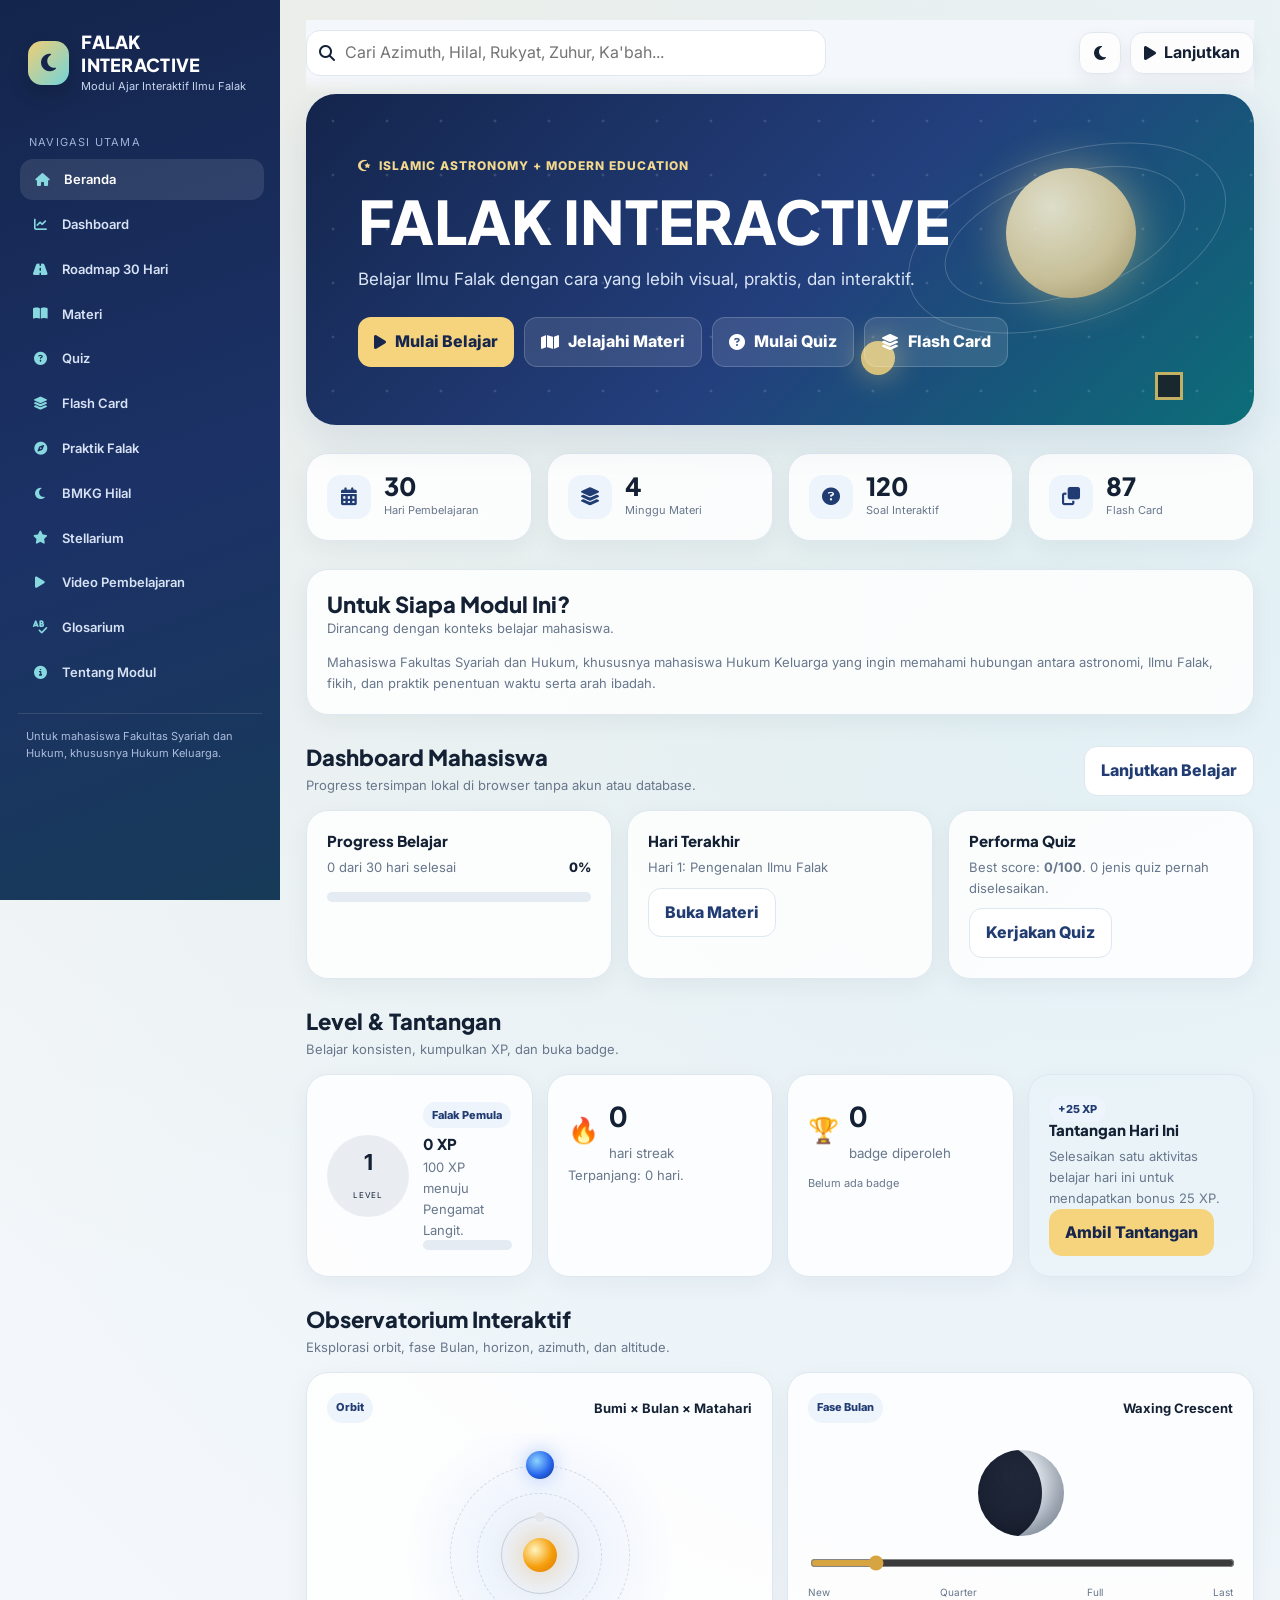
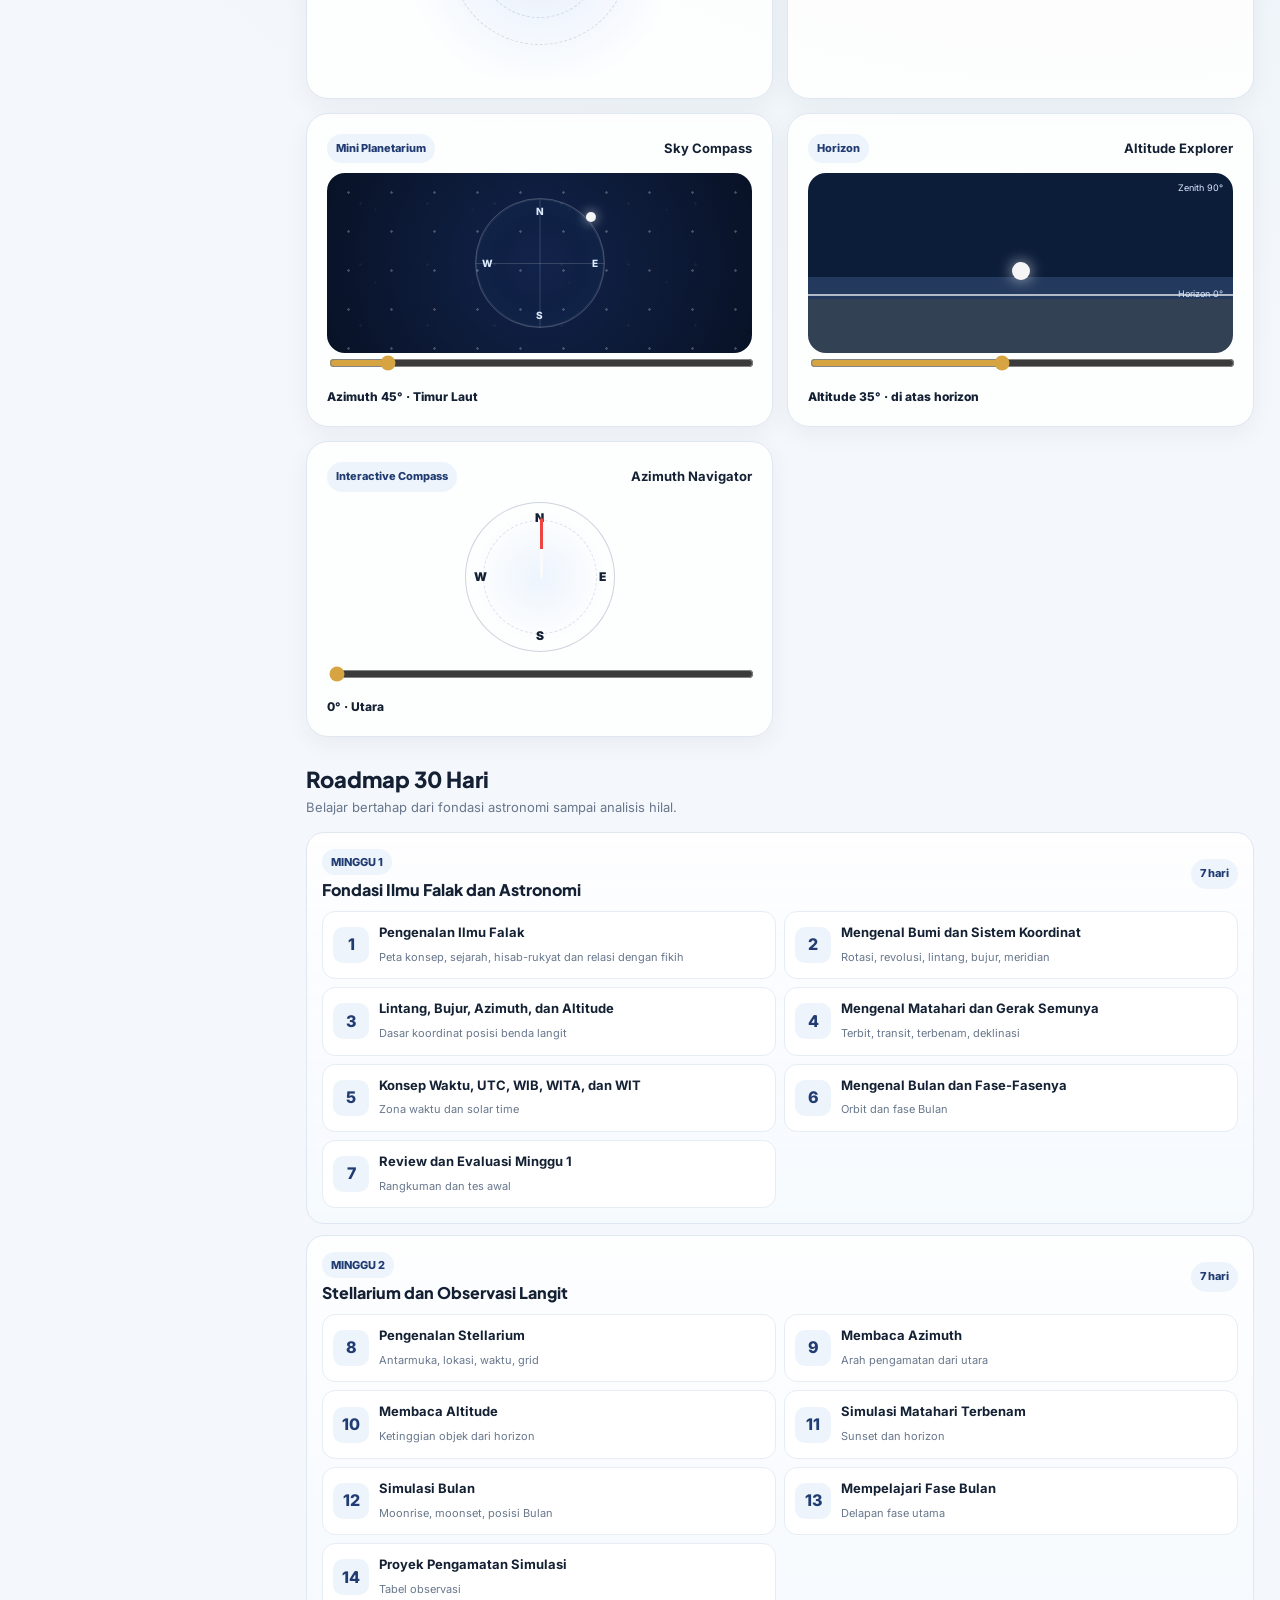
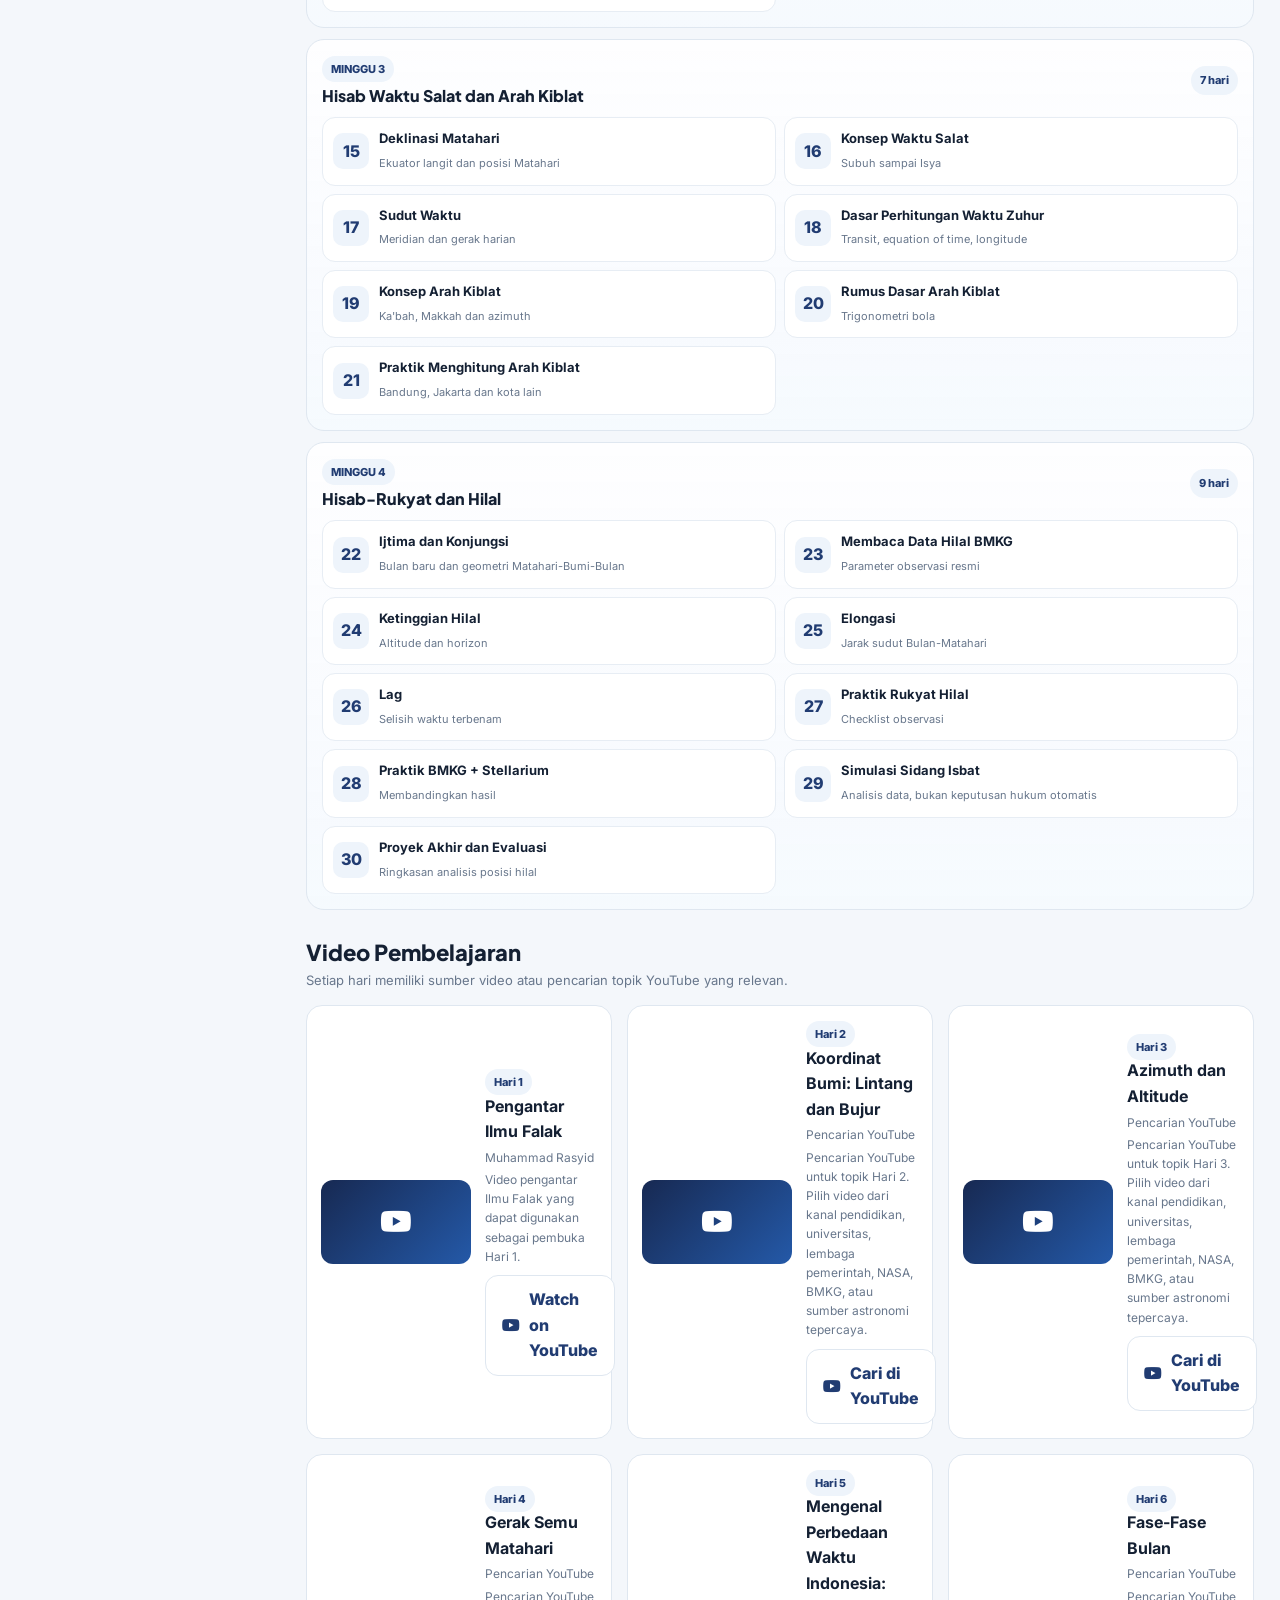
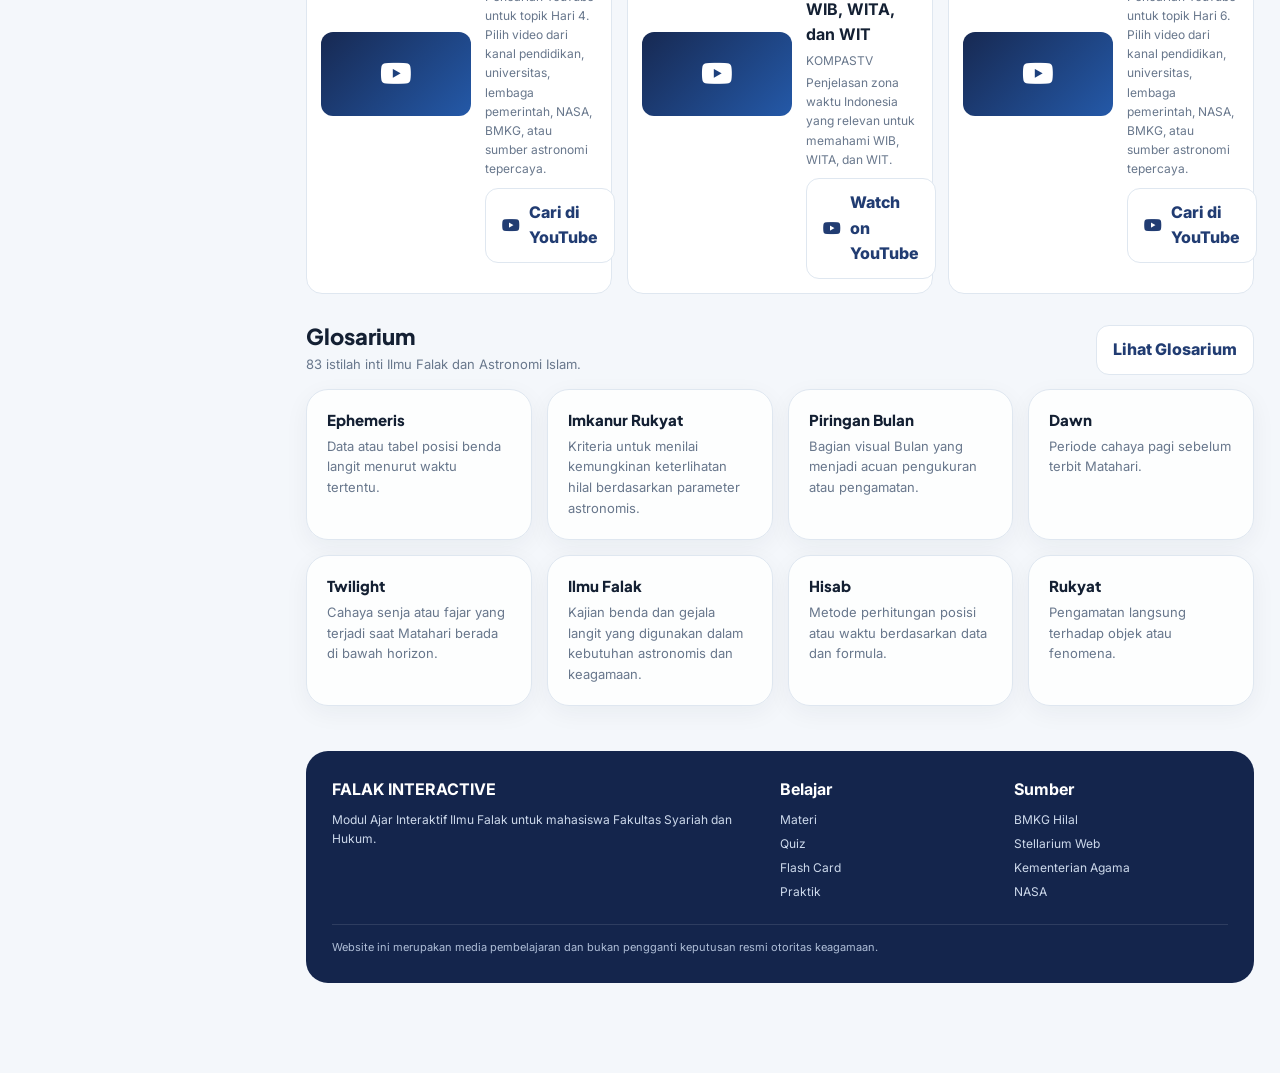
<file: index.html>
<!doctype html>
<html lang="id">
<head>
  <meta charset="utf-8">
  <meta name="viewport" content="width=device-width, initial-scale=1">
  <meta name="description" content="FALAK INTERACTIVE, modul ajar interaktif Ilmu Falak untuk mahasiswa Fakultas Syariah dan Hukum.">
  <title>FALAK INTERACTIVE | Modul Ajar Ilmu Falak</title>
  <link rel="preconnect" href="https://fonts.googleapis.com">
  <link rel="preconnect" href="https://fonts.gstatic.com" crossorigin>
  <link href="https://fonts.googleapis.com/css2?family=Inter:wght@400;500;600;700;800&family=Plus+Jakarta+Sans:wght@600;700;800&display=swap" rel="stylesheet">
  <link rel="stylesheet" href="https://cdnjs.cloudflare.com/ajax/libs/font-awesome/6.7.2/css/all.min.css">
  <link rel="stylesheet" href="css/style.css">
</head>
<body data-page="home">
  <div id="app"></div>
  <script src="js/data.js"></script>
  <script src="js/progress.js"></script>
  <script src="js/gamification.js"></script>
  <script src="js/quiz.js"></script>
  <script src="js/flashcard.js"></script>
  <script src="js/app.js"></script>
</body>
</html>
</file>
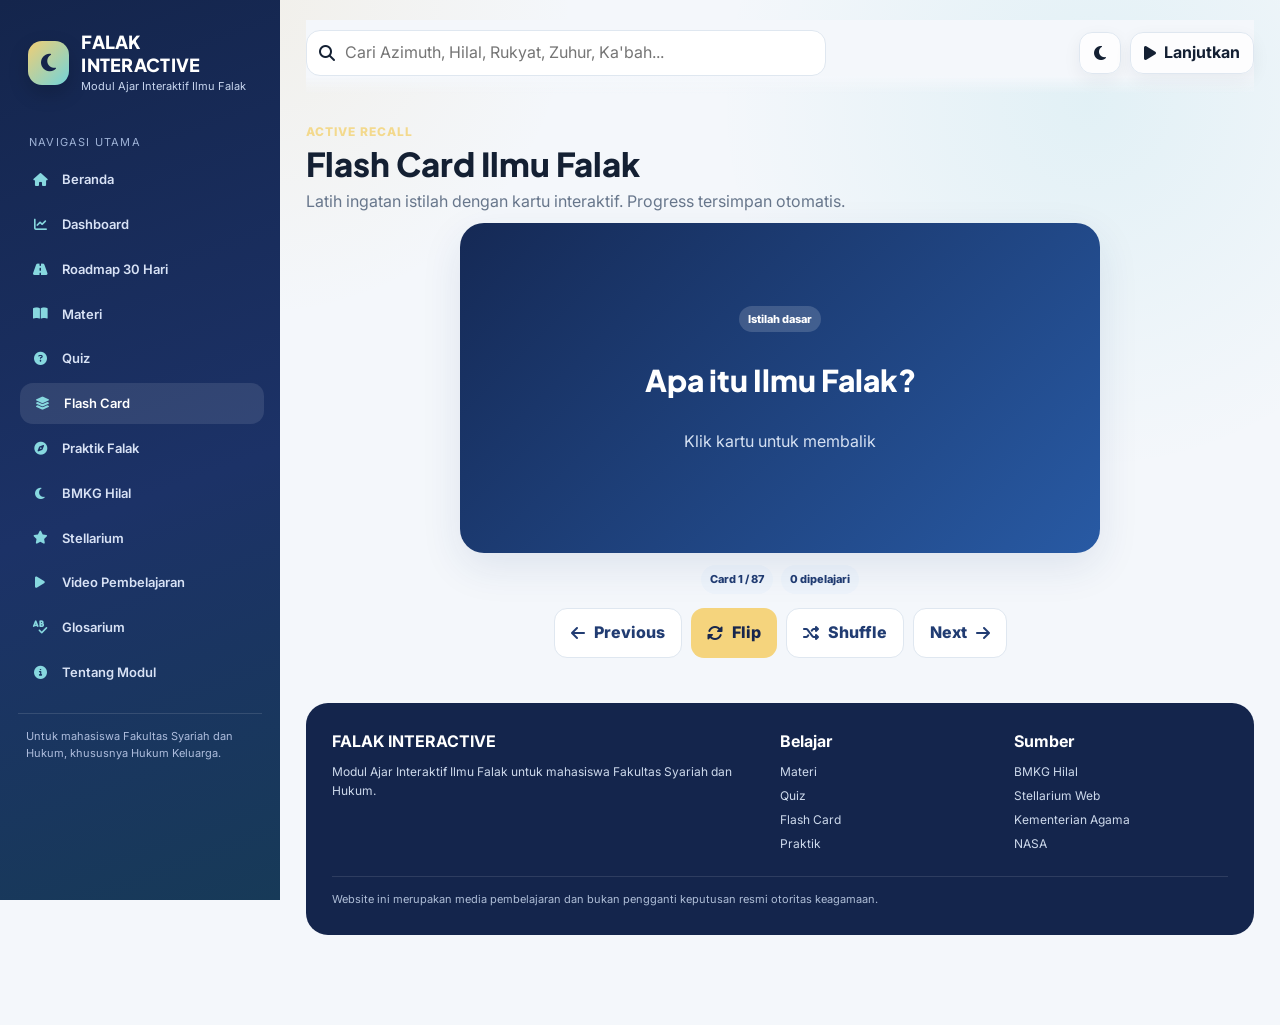
<file: pages/flashcard.html>
<!doctype html>
<html lang="id"><head><meta charset="utf-8"><meta name="viewport" content="width=device-width, initial-scale=1"><title>FALAK INTERACTIVE | Flashcard</title>
<link rel="preconnect" href="https://fonts.googleapis.com"><link rel="preconnect" href="https://fonts.gstatic.com" crossorigin>
<link href="https://fonts.googleapis.com/css2?family=Inter:wght@400;500;600;700;800&family=Plus+Jakarta+Sans:wght@600;700;800&display=swap" rel="stylesheet"><link rel="stylesheet" href="https://cdnjs.cloudflare.com/ajax/libs/font-awesome/6.7.2/css/all.min.css"><link rel="stylesheet" href="../css/style.css"></head>
<body data-page="flashcard"><div id="app"></div><script src="../js/data.js"></script><script src="../js/progress.js"></script><script src="../js/gamification.js"></script><script src="../js/quiz.js"></script><script src="../js/flashcard.js"></script><script src="../js/app.js"></script></body></html>
</file>
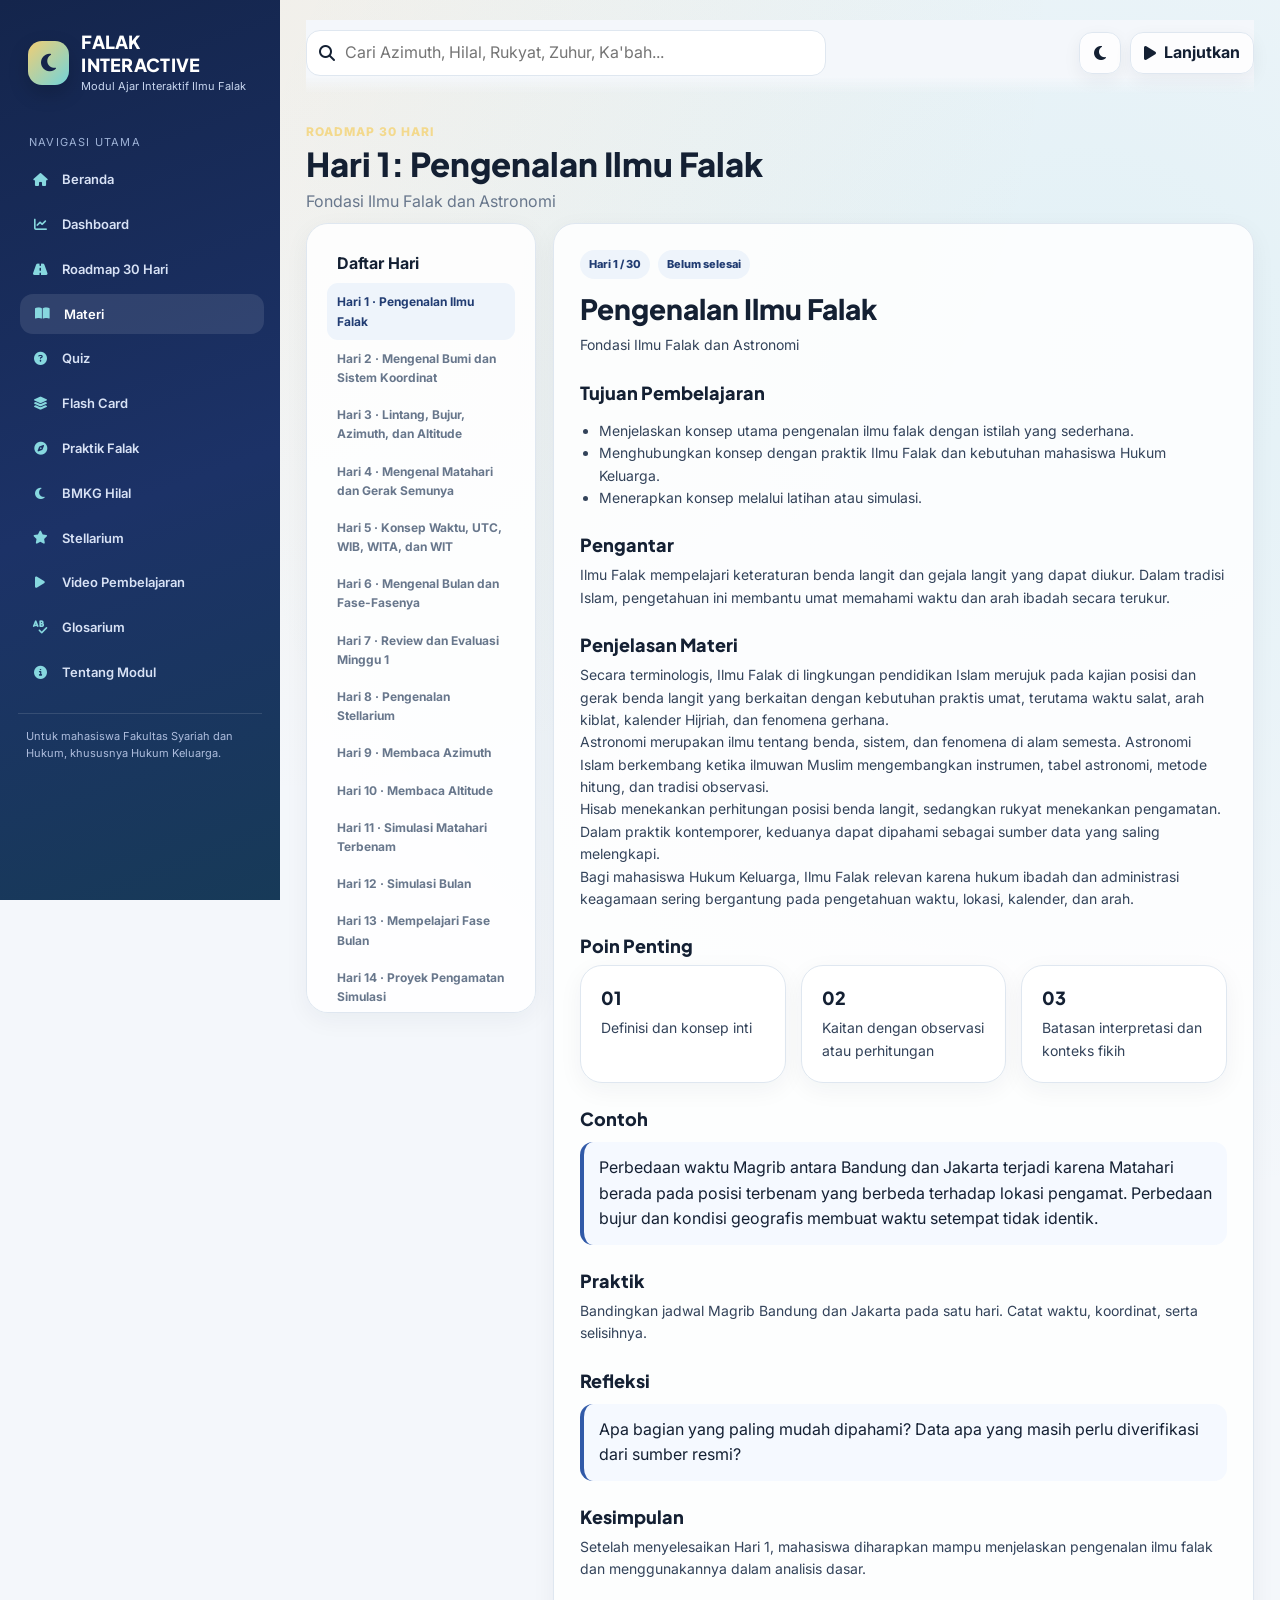
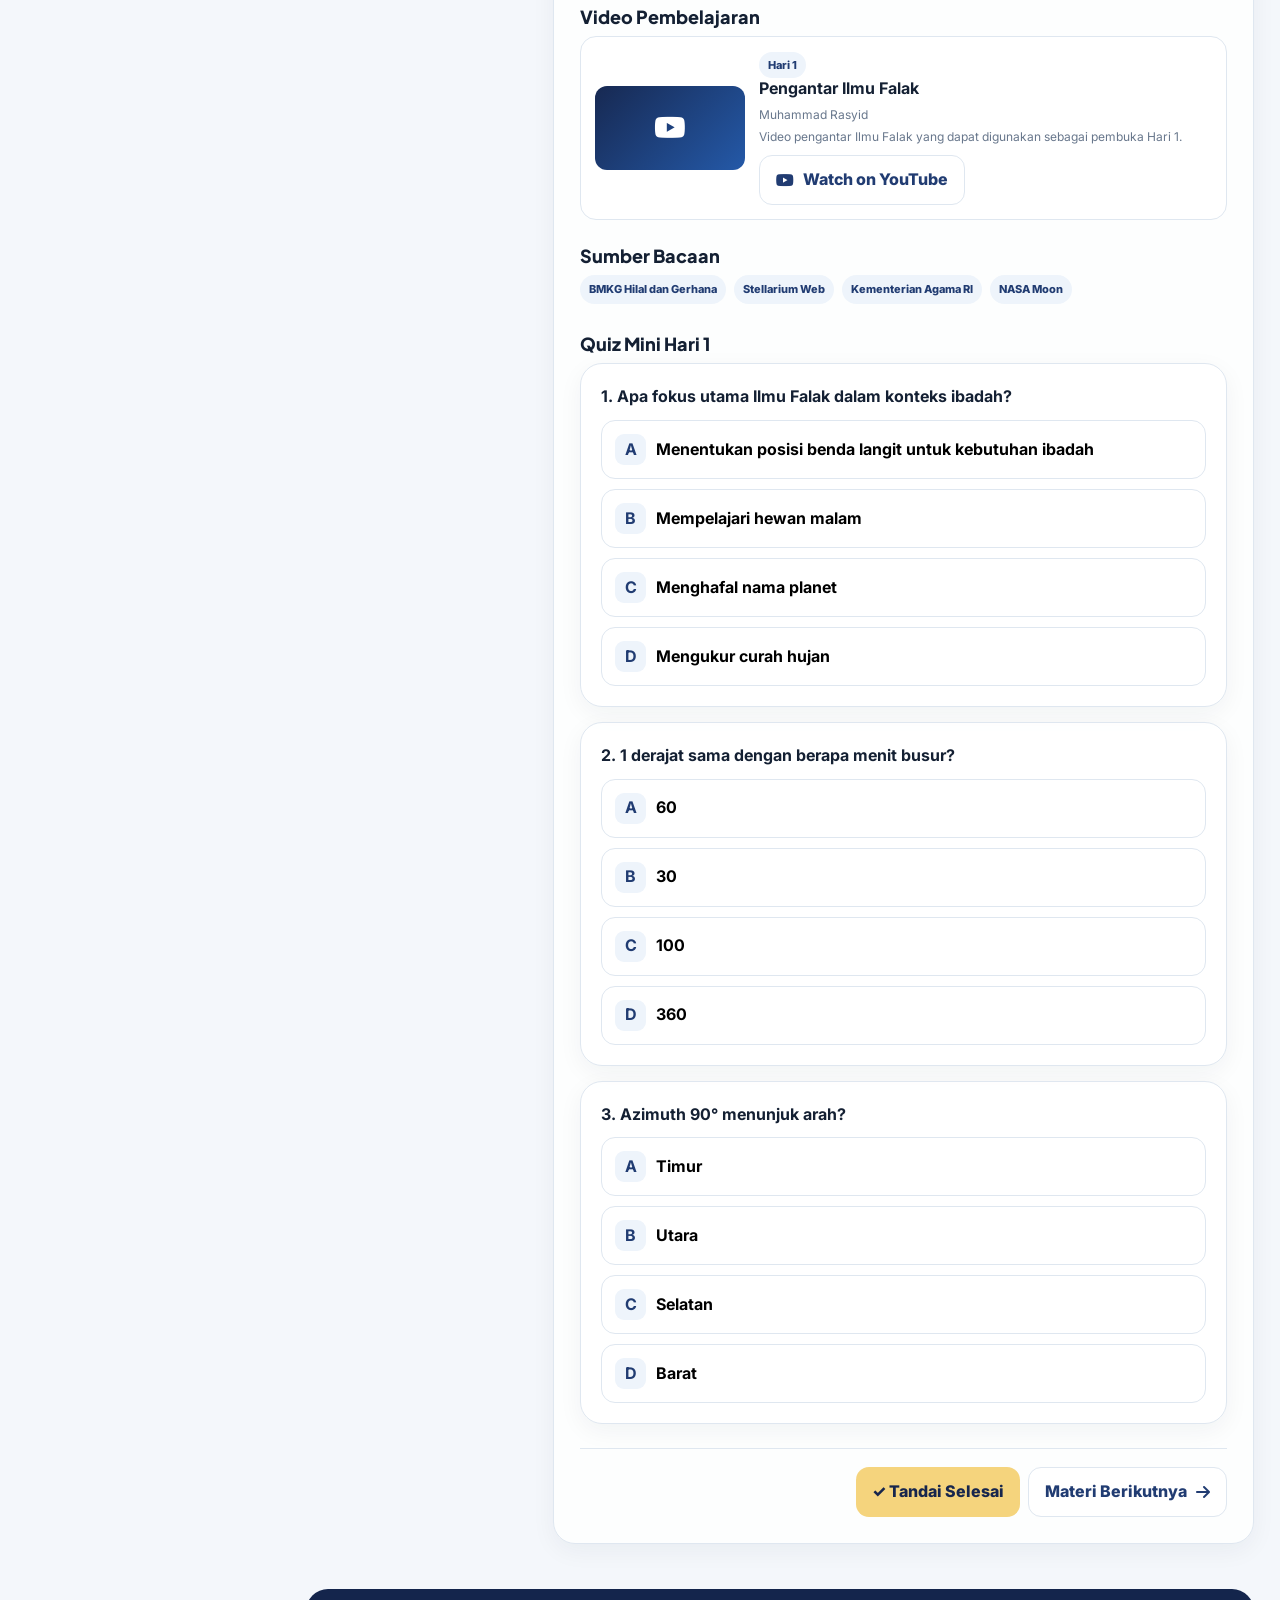
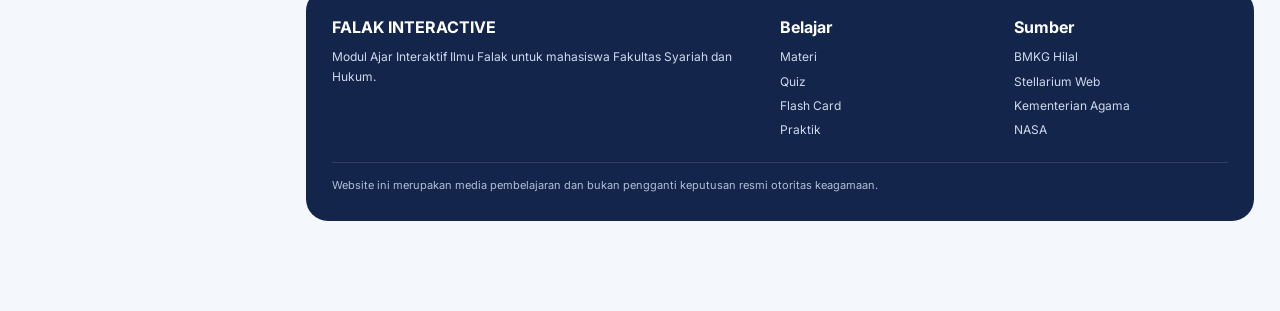
<file: pages/materi.html>
<!doctype html>
<html lang="id">
<head>
  <meta charset="utf-8"><meta name="viewport" content="width=device-width, initial-scale=1">
  <meta name="description" content="Materi 30 hari FALAK INTERACTIVE.">
  <title>Materi | FALAK INTERACTIVE</title>
  <link rel="preconnect" href="https://fonts.googleapis.com"><link rel="preconnect" href="https://fonts.gstatic.com" crossorigin>
  <link href="https://fonts.googleapis.com/css2?family=Inter:wght@400;500;600;700;800&family=Plus+Jakarta+Sans:wght@600;700;800&display=swap" rel="stylesheet">
  <link rel="stylesheet" href="https://cdnjs.cloudflare.com/ajax/libs/font-awesome/6.7.2/css/all.min.css"><link rel="stylesheet" href="../css/style.css">
</head>
<body data-page="materi"><div id="app"></div>
<script src="../js/data.js"></script><script src="../js/progress.js"></script><script src="../js/gamification.js"></script><script src="../js/quiz.js"></script><script src="../js/flashcard.js"></script><script src="../js/app.js"></script>
</body></html>
</file>
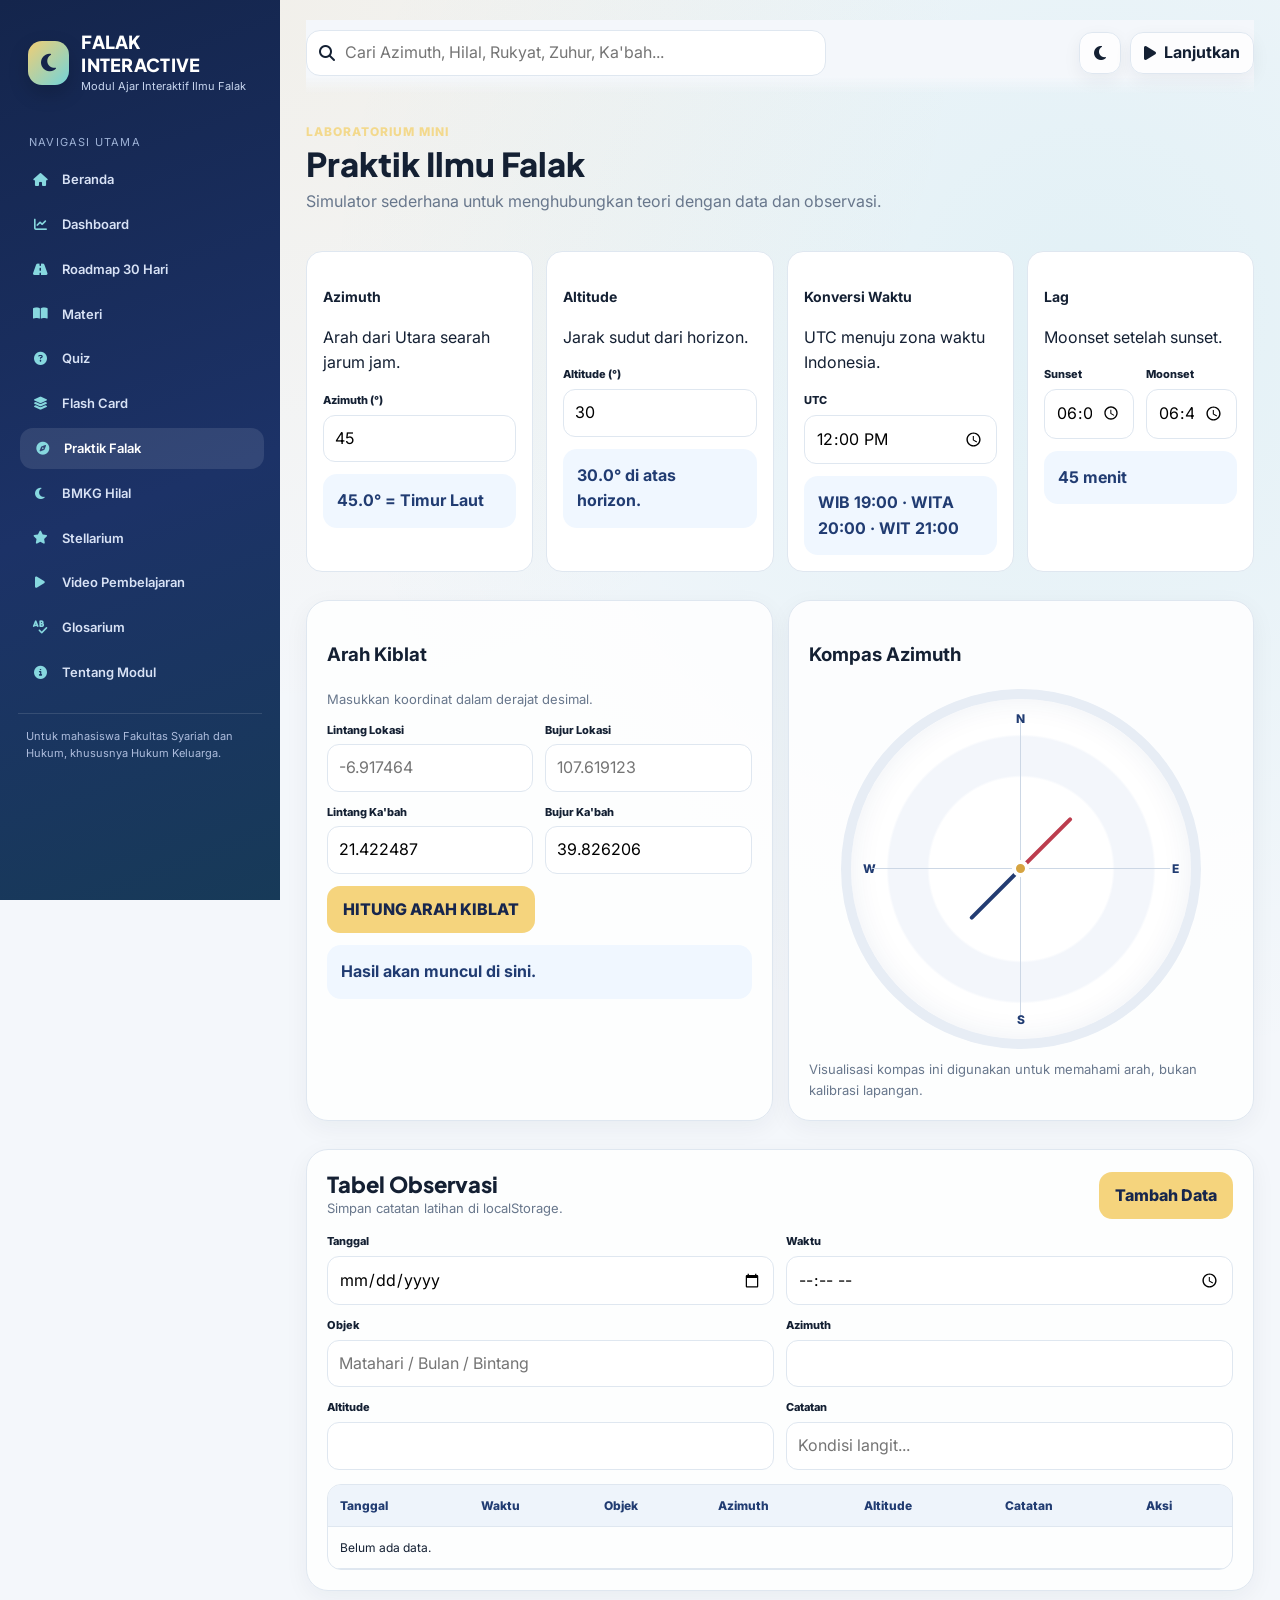
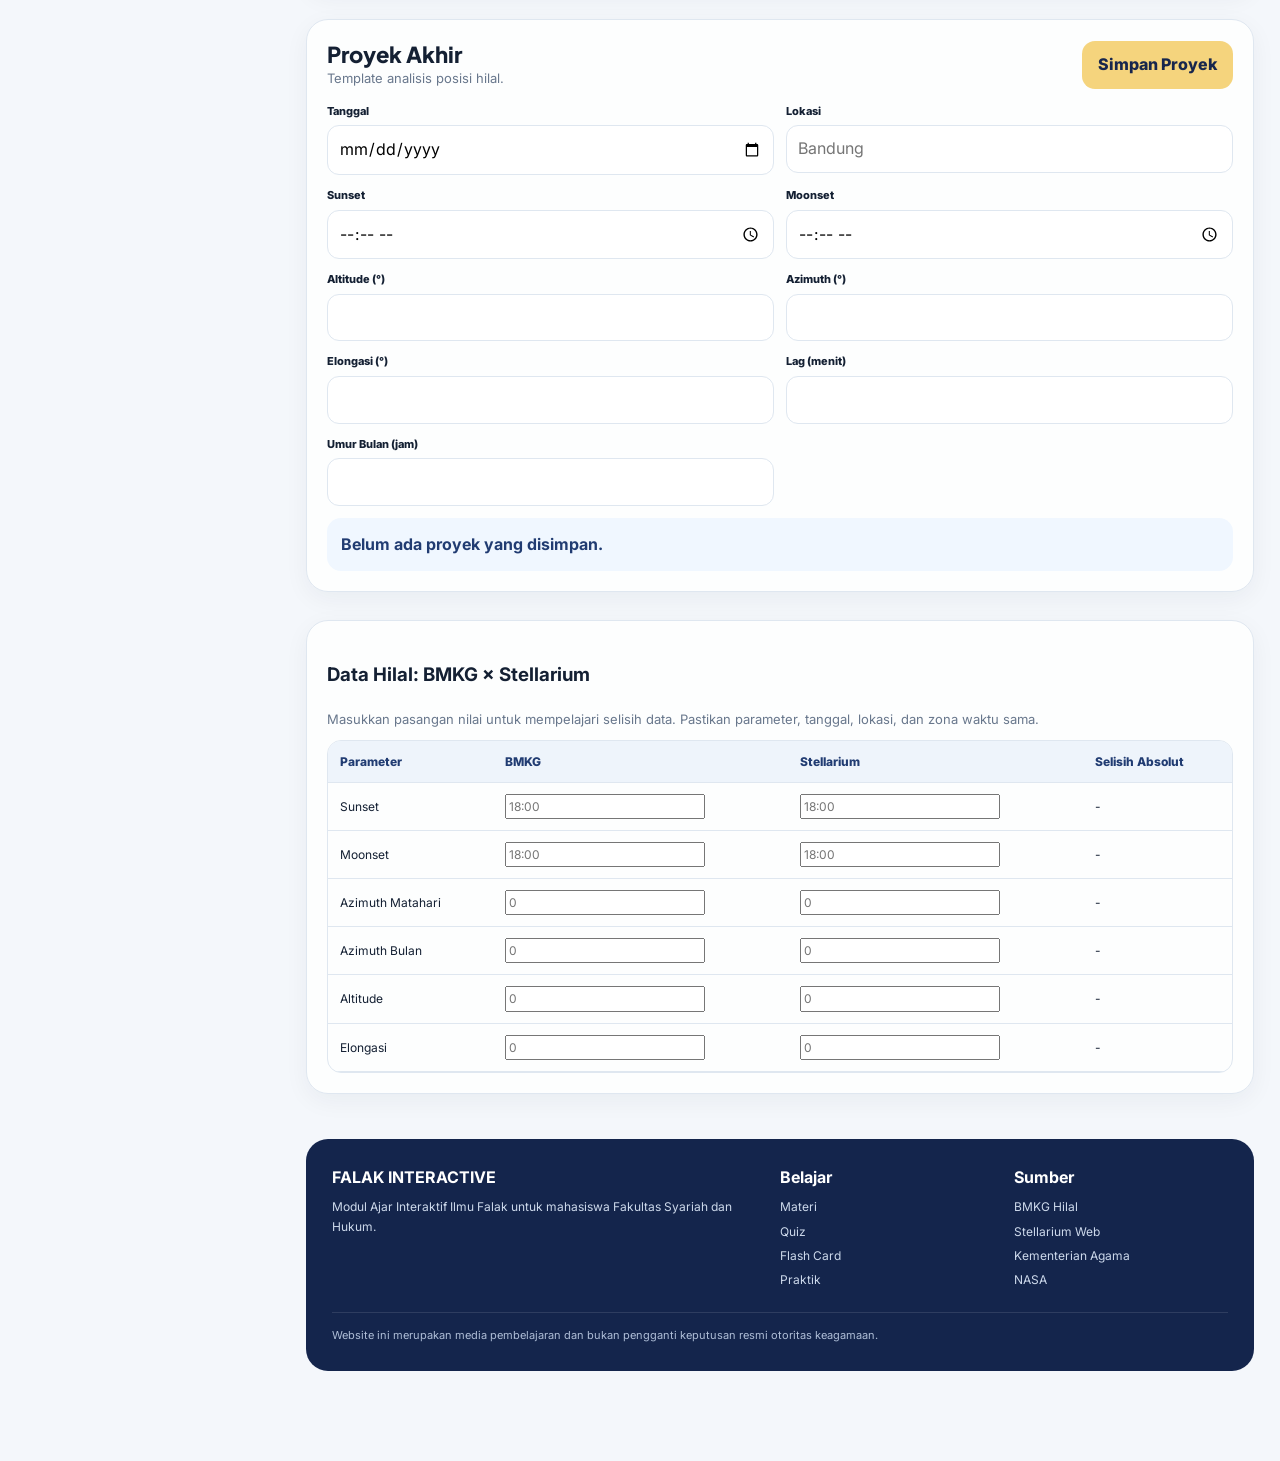
<file: pages/praktik.html>
<!doctype html>
<html lang="id"><head><meta charset="utf-8"><meta name="viewport" content="width=device-width, initial-scale=1"><title>FALAK INTERACTIVE | Praktik</title>
<link rel="preconnect" href="https://fonts.googleapis.com"><link rel="preconnect" href="https://fonts.gstatic.com" crossorigin>
<link href="https://fonts.googleapis.com/css2?family=Inter:wght@400;500;600;700;800&family=Plus+Jakarta+Sans:wght@600;700;800&display=swap" rel="stylesheet"><link rel="stylesheet" href="https://cdnjs.cloudflare.com/ajax/libs/font-awesome/6.7.2/css/all.min.css"><link rel="stylesheet" href="../css/style.css"></head>
<body data-page="praktik"><div id="app"></div><script src="../js/data.js"></script><script src="../js/progress.js"></script><script src="../js/gamification.js"></script><script src="../js/quiz.js"></script><script src="../js/flashcard.js"></script><script src="../js/app.js"></script></body></html>
</file>
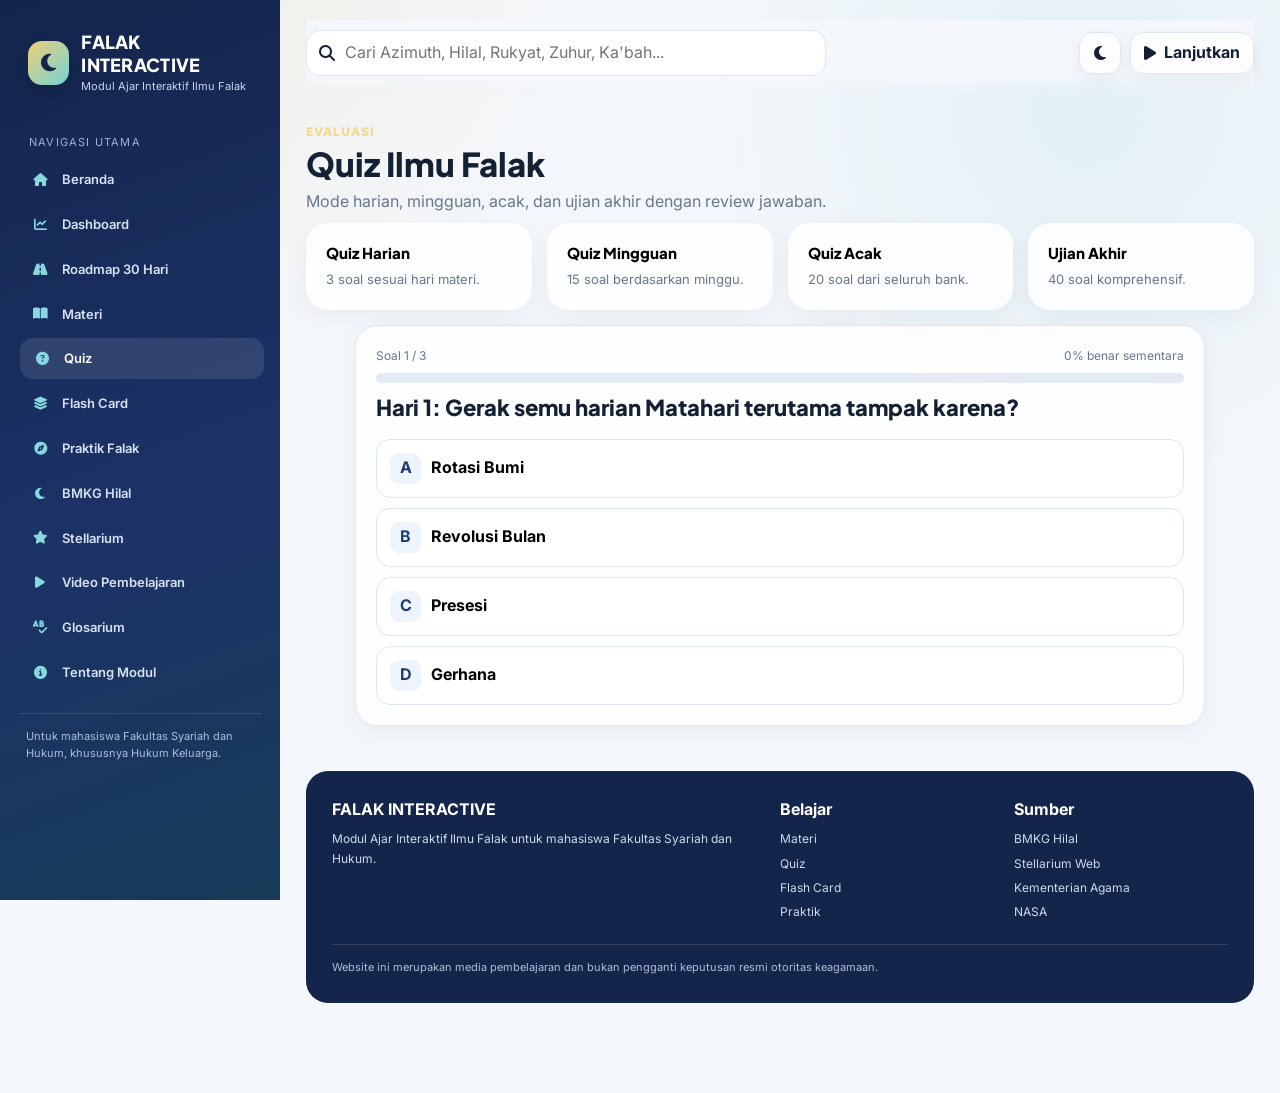
<file: pages/quiz.html>
<!doctype html>
<html lang="id"><head><meta charset="utf-8"><meta name="viewport" content="width=device-width, initial-scale=1"><title>FALAK INTERACTIVE | Quiz</title>
<link rel="preconnect" href="https://fonts.googleapis.com"><link rel="preconnect" href="https://fonts.gstatic.com" crossorigin>
<link href="https://fonts.googleapis.com/css2?family=Inter:wght@400;500;600;700;800&family=Plus+Jakarta+Sans:wght@600;700;800&display=swap" rel="stylesheet"><link rel="stylesheet" href="https://cdnjs.cloudflare.com/ajax/libs/font-awesome/6.7.2/css/all.min.css"><link rel="stylesheet" href="../css/style.css"></head>
<body data-page="quiz"><div id="app"></div><script src="../js/data.js"></script><script src="../js/progress.js"></script><script src="../js/gamification.js"></script><script src="../js/quiz.js"></script><script src="../js/flashcard.js"></script><script src="../js/app.js"></script></body></html>
</file>
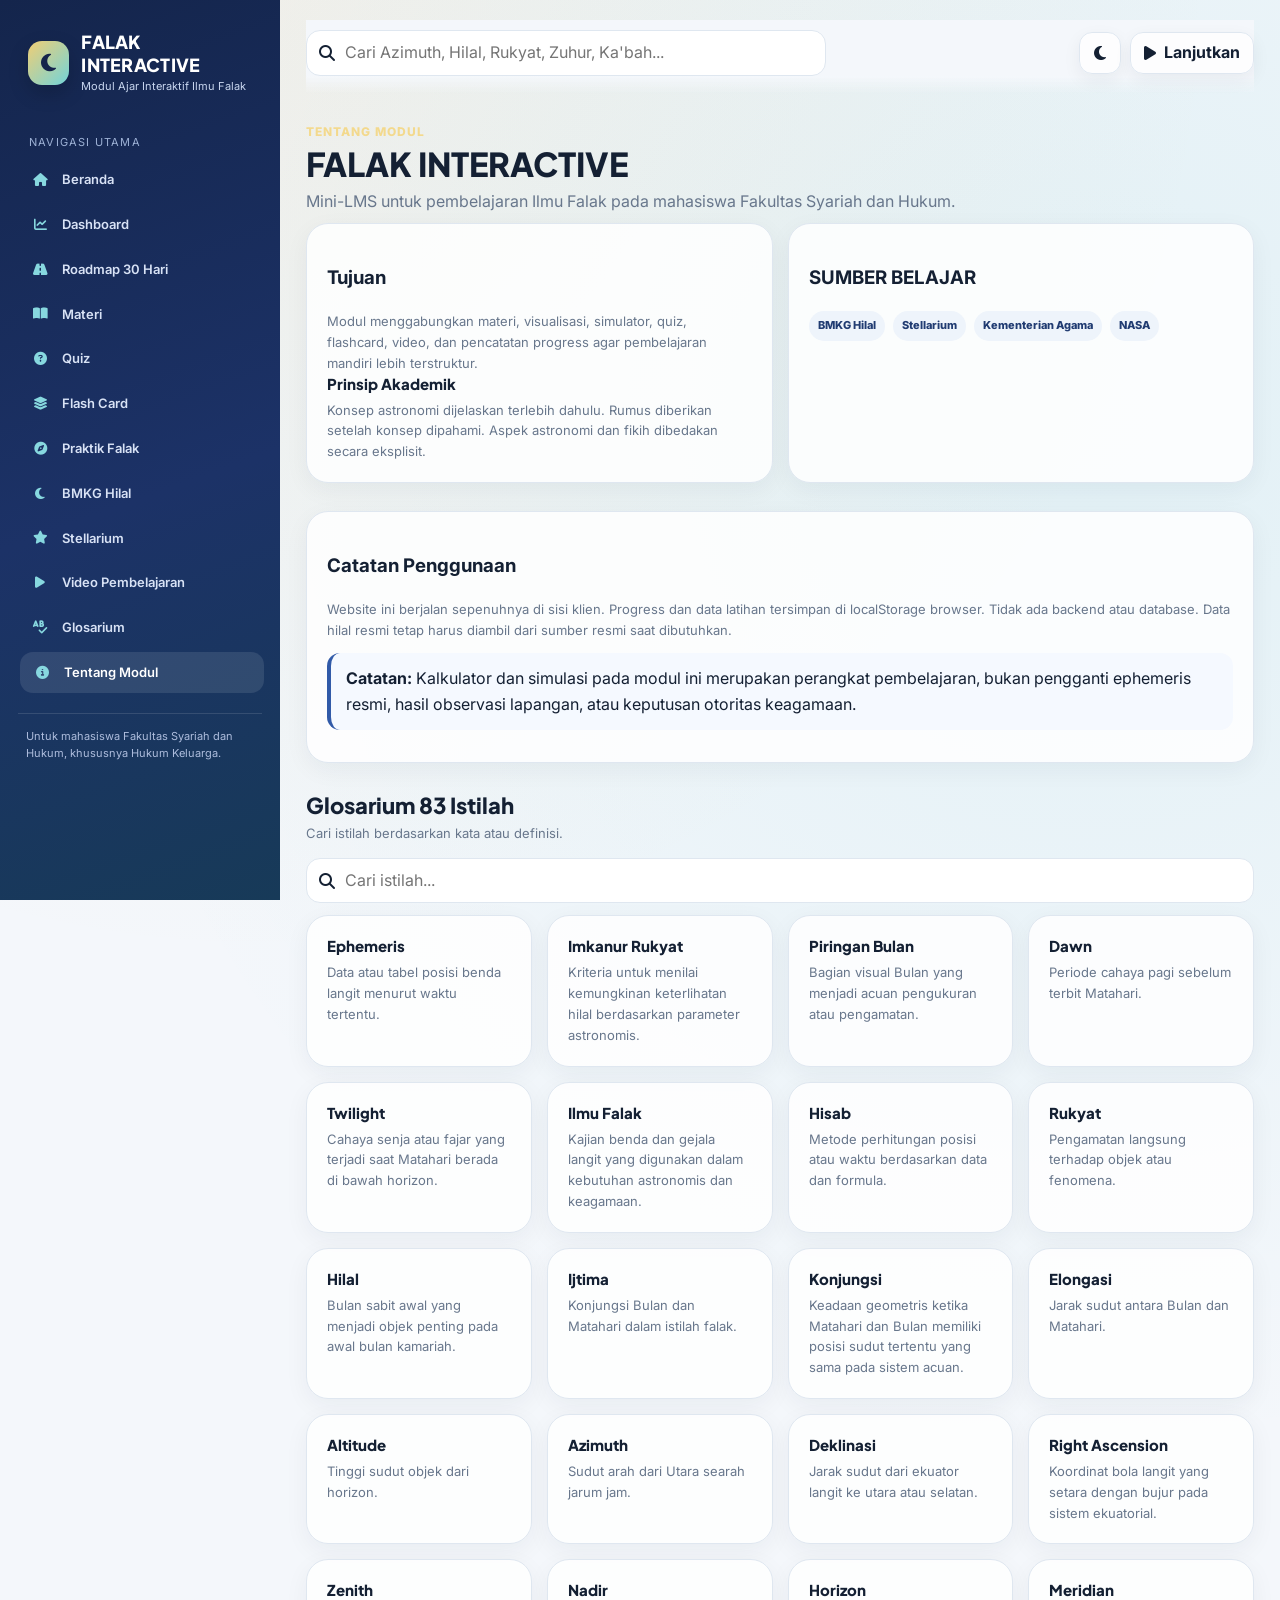
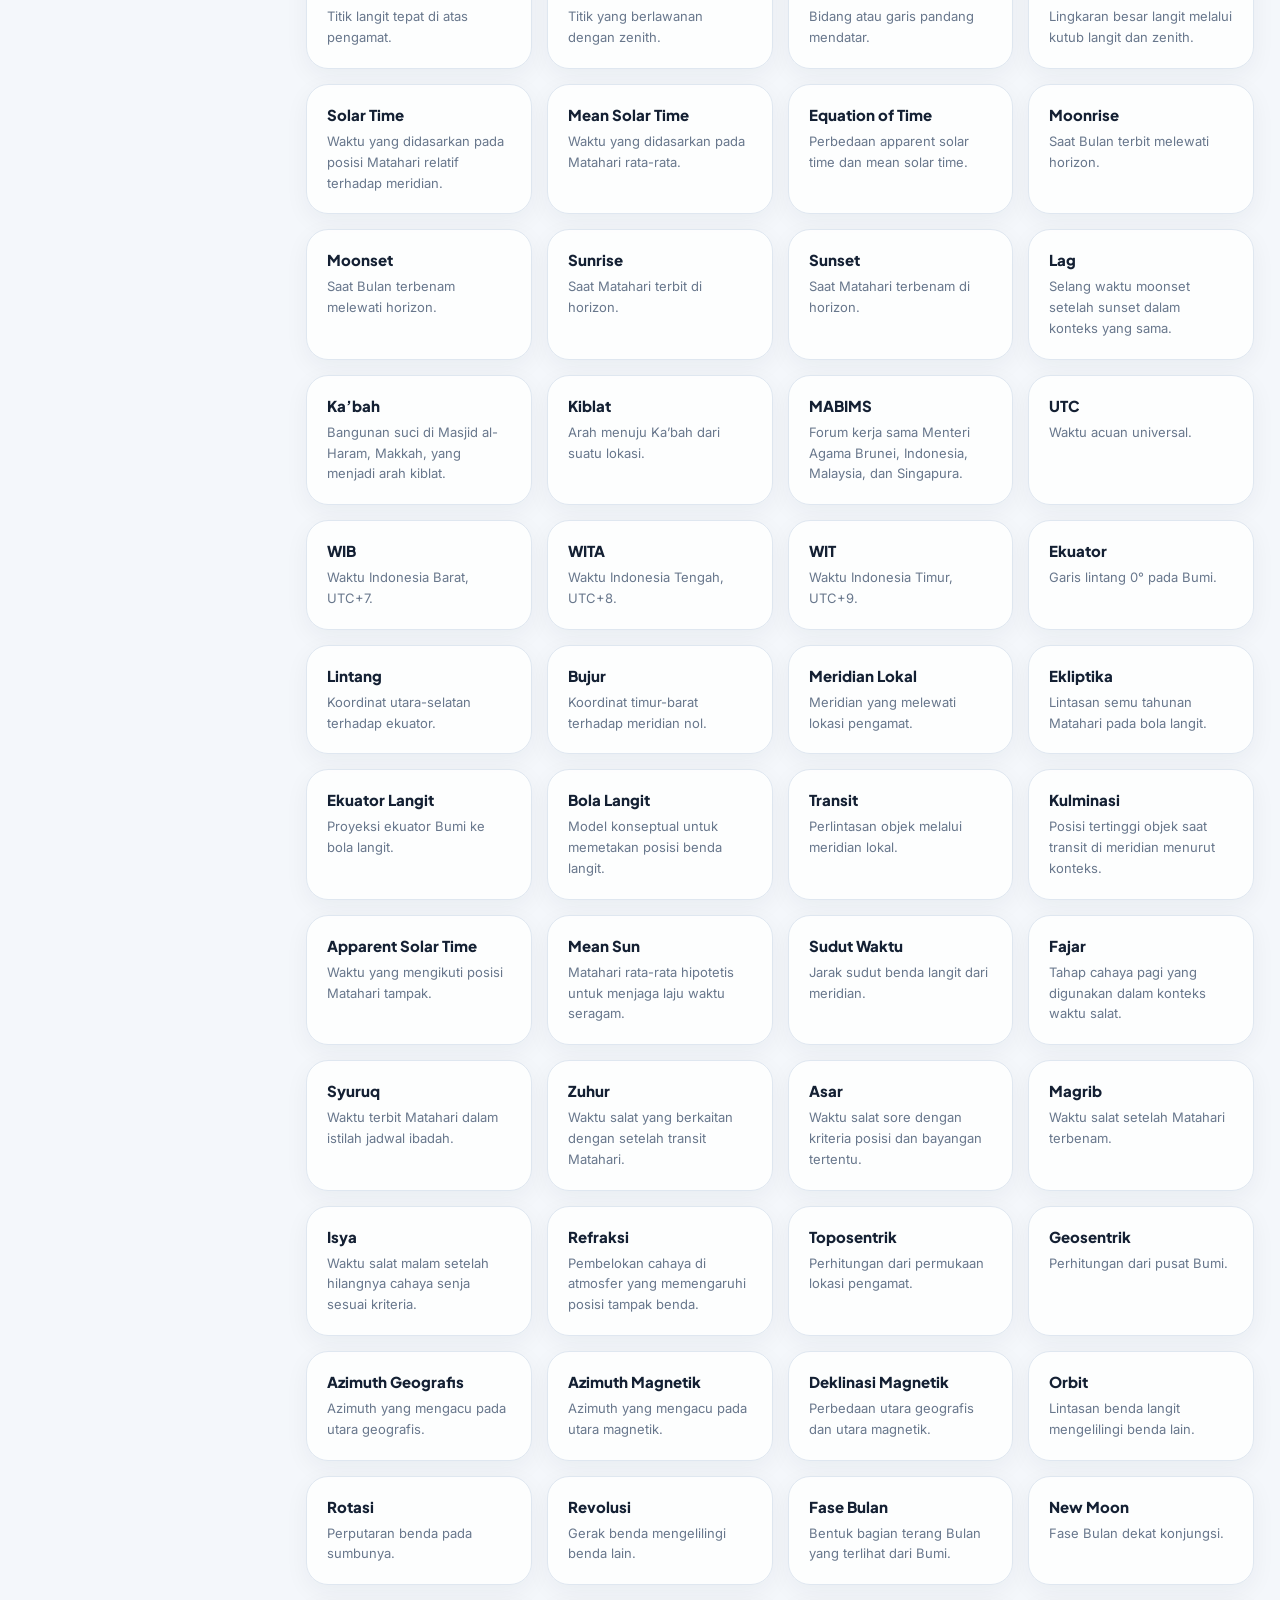
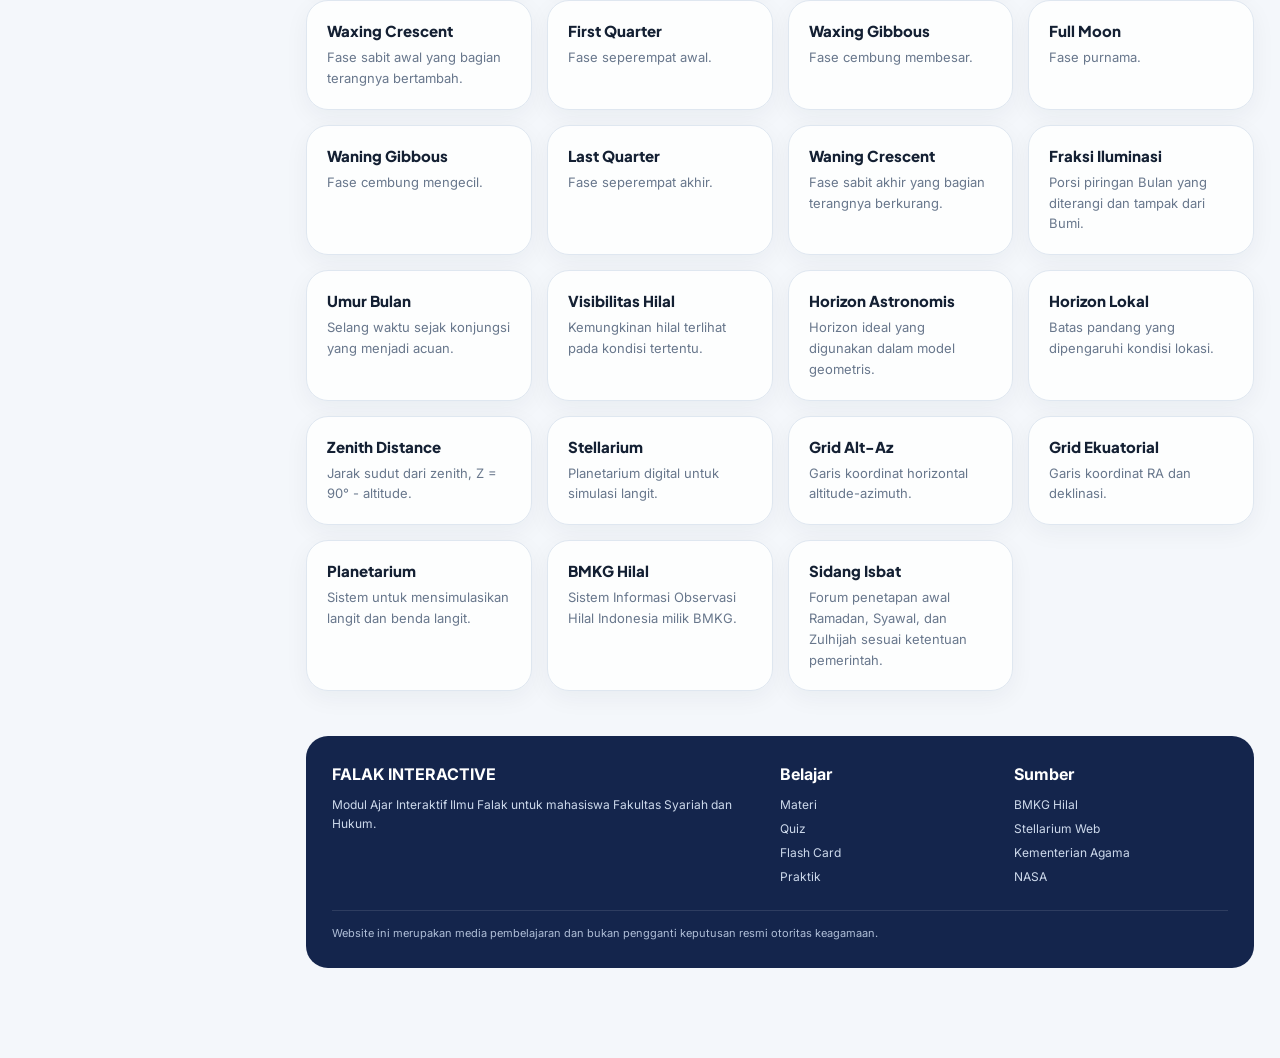
<file: pages/tentang.html>
<!doctype html>
<html lang="id"><head><meta charset="utf-8"><meta name="viewport" content="width=device-width, initial-scale=1"><title>FALAK INTERACTIVE | Tentang</title>
<link rel="preconnect" href="https://fonts.googleapis.com"><link rel="preconnect" href="https://fonts.gstatic.com" crossorigin>
<link href="https://fonts.googleapis.com/css2?family=Inter:wght@400;500;600;700;800&family=Plus+Jakarta+Sans:wght@600;700;800&display=swap" rel="stylesheet"><link rel="stylesheet" href="https://cdnjs.cloudflare.com/ajax/libs/font-awesome/6.7.2/css/all.min.css"><link rel="stylesheet" href="../css/style.css"></head>
<body data-page="tentang"><div id="app"></div><script src="../js/data.js"></script><script src="../js/progress.js"></script><script src="../js/gamification.js"></script><script src="../js/quiz.js"></script><script src="../js/flashcard.js"></script><script src="../js/app.js"></script></body></html>
</file>
<file: css/style.css>
:root{--bg:#f4f7fb;--surface:#fff;--surface-2:#eef4fb;--text:#142033;--muted:#68778c;--primary:#213c72;--primary-2:#315aa8;--cyan:#0aa3b6;--gold:#d6a441;--emerald:#16836a;--danger:#bc3d4e;--border:#dfe7f0;--shadow:0 14px 40px rgba(33,60,114,.10);--radius:22px;--sidebar:280px}
*{box-sizing:border-box}html{scroll-behavior:smooth}body{margin:0;background:radial-gradient(circle at 85% 10%,rgba(10,163,182,.08),transparent 26%),radial-gradient(circle at 20% 0,rgba(214,164,65,.09),transparent 22%),var(--bg);color:var(--text);font-family:Inter,system-ui,sans-serif;line-height:1.6}a{text-decoration:none;color:inherit}button,input,select,textarea{font:inherit}button{cursor:pointer}button:disabled{cursor:not-allowed;opacity:.72}:focus-visible{outline:3px solid rgba(10,163,182,.45);outline-offset:2px}.sr-only{position:absolute;width:1px;height:1px;padding:0;margin:-1px;overflow:hidden;clip:rect(0,0,0,0);white-space:nowrap;border:0}
.app-shell{min-height:100vh}.sidebar{position:fixed;inset:0 auto 0 0;width:var(--sidebar);background:linear-gradient(160deg,#14254c 0,#1c3267 55%,#173a58 100%);color:#fff;padding:22px 18px;z-index:1000;overflow-y:auto}.brand{display:flex;align-items:center;gap:12px;padding:8px 10px 24px}.brand-mark{width:44px;height:44px;border-radius:14px;background:linear-gradient(135deg,#f0ce75,#72d4d9);color:#15244b;display:grid;place-items:center;font-size:20px;box-shadow:0 8px 20px rgba(0,0,0,.18)}.brand h1{font:800 18px 'Plus Jakarta Sans';margin:0;letter-spacing:.3px}.brand small{display:block;color:#c8d6ef;font-size:11px;margin-top:2px}.nav-label{font-size:11px;color:#9db1d5;text-transform:uppercase;letter-spacing:1.2px;padding:14px 11px 8px}.nav-list{display:grid;gap:4px}.nav-link{display:flex;align-items:center;gap:12px;padding:10px 12px;border-radius:13px;color:#d8e2f5;font-weight:600;font-size:13px;transition:.2s}.nav-link:hover,.nav-link.active{background:rgba(255,255,255,.10);color:#fff;transform:translateX(2px)}.nav-link i{width:20px;text-align:center;color:#87d8df}.sidebar-footer{margin-top:20px;border-top:1px solid rgba(255,255,255,.12);padding:14px 8px;color:#aebddd;font-size:11px}.main{margin-left:var(--sidebar);padding:20px 26px 90px;min-height:100vh}.topbar{display:flex;align-items:center;justify-content:space-between;gap:12px;position:sticky;top:0;z-index:50;padding:10px 0 18px;background:linear-gradient(var(--bg) 75%,transparent)}.topbar-actions{display:flex;gap:9px;align-items:center}.icon-btn,.pill-btn{border:1px solid var(--border);background:rgba(255,255,255,.76);color:var(--text);min-height:42px;border-radius:13px;padding:0 13px;display:inline-flex;align-items:center;justify-content:center;gap:8px;font-weight:700;box-shadow:0 6px 18px rgba(20,32,51,.06)}.icon-btn{width:42px;padding:0}.mobile-menu{display:none}
.hero{position:relative;overflow:hidden;border-radius:30px;background:linear-gradient(135deg,#14254c 0,#233f7d 54%,#0c6e78 100%);color:#fff;padding:58px 52px;box-shadow:var(--shadow)}.hero-content{position:relative;z-index:2;max-width:720px}.eyebrow{display:inline-flex;align-items:center;gap:8px;color:#f3d98d;font-weight:800;font-size:12px;letter-spacing:1px;text-transform:uppercase}.hero h2{font:800 clamp(34px,5vw,60px)/1.05 'Plus Jakarta Sans';margin:12px 0 14px}.hero p{max-width:650px;color:#dae5f7;font-size:17px;margin:0 0 24px}.hero-actions{display:flex;flex-wrap:wrap;gap:10px}.btn{border:none;border-radius:13px;padding:11px 16px;display:inline-flex;align-items:center;gap:9px;font-weight:800;transition:.2s}.btn:hover{transform:translateY(-1px)}.btn-primary{background:#f5d47d;color:#17264d}.btn-secondary{background:rgba(255,255,255,.11);color:#fff;border:1px solid rgba(255,255,255,.18)}.btn-outline{background:var(--surface);border:1px solid var(--border);color:var(--primary)}.hero-art{position:absolute;right:38px;bottom:-18px;width:380px;height:310px;opacity:.85}.moon{width:130px;height:130px;border-radius:50%;position:absolute;right:80px;top:35px;background:radial-gradient(circle at 35% 30%,#fff8d8,#e7d39e 58%,#b29a62 100%);box-shadow:0 0 46px rgba(244,220,150,.55)}.orbit{position:absolute;border:1px solid rgba(255,255,255,.23);border-radius:50%;transform:rotate(-18deg)}.orbit.o1{width:250px;height:120px;right:26px;top:42px}.orbit.o2{width:330px;height:170px;right:-16px;top:20px}.sun-dot{position:absolute;width:34px;height:34px;border-radius:50%;background:#f6d67c;left:25px;bottom:68px;box-shadow:0 0 30px rgba(246,214,124,.6)}.kaaba-dot{position:absolute;right:33px;bottom:43px;background:#1c1e22;width:28px;height:28px;border:3px solid #e2bf62}.stars{position:absolute;inset:0;background-image:radial-gradient(circle,rgba(255,255,255,.8) 1px,transparent 1.8px);background-size:54px 54px;opacity:.17;animation:drift 18s linear infinite}@keyframes drift{to{background-position:54px 30px}}
.section{margin-top:28px}.section-head{display:flex;justify-content:space-between;align-items:end;gap:12px;margin-bottom:14px}.section-head h3{font:800 22px 'Plus Jakarta Sans';margin:0}.section-head p{margin:4px 0 0;color:var(--muted);font-size:13px}.grid{display:grid;gap:15px}.grid-3{grid-template-columns:repeat(3,minmax(0,1fr))}.grid-4{grid-template-columns:repeat(4,minmax(0,1fr))}.grid-2{grid-template-columns:repeat(2,minmax(0,1fr))}.card{background:rgba(255,255,255,.86);border:1px solid var(--border);border-radius:var(--radius);padding:20px;box-shadow:0 7px 24px rgba(20,32,51,.05)}.card h4{margin:0 0 7px;font:800 15px 'Plus Jakarta Sans'}.card p{color:var(--muted);font-size:13px;margin:0}.stat-card{display:flex;align-items:center;gap:13px}.stat-icon{width:44px;height:44px;border-radius:14px;display:grid;place-items:center;background:var(--surface-2);color:var(--primary);font-size:18px}.stat-value{font:800 25px 'Plus Jakarta Sans';line-height:1}.stat-label{font-size:11px;color:var(--muted);margin-top:3px}.progress-wrap{display:flex;align-items:center;gap:12px}.progress{height:10px;flex:1;background:#e5ebf3;border-radius:100px;overflow:hidden}.progress > span{display:block;height:100%;background:linear-gradient(90deg,var(--primary-2),var(--cyan));border-radius:inherit;transition:width .4s}.progress-num{font-weight:800;font-size:13px}.roadmap{display:grid;gap:11px}.week{background:linear-gradient(180deg,rgba(255,255,255,.88),rgba(246,250,254,.95));border:1px solid var(--border);border-radius:18px;padding:15px}.week-head{display:flex;align-items:center;justify-content:space-between}.week h4{margin:0;font:800 16px 'Plus Jakarta Sans'}.day-list{display:grid;grid-template-columns:repeat(2,minmax(0,1fr));gap:8px;margin-top:11px}.day-item{display:flex;gap:10px;align-items:center;padding:10px;border-radius:13px;background:var(--surface);border:1px solid #e7edf4}.day-num{min-width:36px;height:36px;border-radius:10px;background:var(--surface-2);display:grid;place-items:center;font-weight:800;color:var(--primary)}.day-item.completed .day-num{background:#d9f3ec;color:var(--emerald)}.day-item.current{border-color:#9dcfe0;box-shadow:0 0 0 2px rgba(10,163,182,.08)}.day-copy strong{display:block;font-size:13px}.day-copy span{color:var(--muted);font-size:11px}
.page-hero{padding:24px 0 8px}.page-hero h2{font:800 33px 'Plus Jakarta Sans';margin:0 0 5px}.page-hero p{color:var(--muted);margin:0}.chips{display:flex;flex-wrap:wrap;gap:8px}.chip{font-size:11px;font-weight:800;padding:6px 9px;border-radius:100px;background:var(--surface-2);color:var(--primary)}.search{display:flex;gap:8px;align-items:center;background:var(--surface);border:1px solid var(--border);padding:8px 12px;border-radius:14px}.search input{border:none;outline:none;background:none;width:100%;min-width:100px;color:var(--text)}.material-layout{display:grid;grid-template-columns:230px minmax(0,1fr);gap:17px;align-items:start}.toc{position:sticky;top:82px;max-height:calc(100vh - 110px);overflow:auto}.toc button{width:100%;text-align:left;border:none;background:none;border-radius:11px;padding:9px 10px;color:var(--muted);font-size:12px;font-weight:700}.toc button.active,.toc button:hover{background:var(--surface-2);color:var(--primary)}.lesson{padding:26px}.lesson h3{font:800 28px 'Plus Jakarta Sans';margin:0 0 8px}.lesson h4{font:800 18px 'Plus Jakarta Sans';margin:24px 0 8px}.lesson p,.lesson li{font-size:14px;color:#33435a}.lesson ul{padding-left:19px}.callout{background:#f5f9ff;border-left:4px solid var(--primary-2);padding:13px 15px;border-radius:13px;margin:12px 0}.formula{background:#0f1f3e;color:#eaf2ff;padding:16px;border-radius:15px;font:700 15px ui-monospace,monospace;white-space:pre-wrap}.formula small{display:block;color:#a8bbdd;font:500 12px Inter;margin-top:7px}.video-card{display:flex;gap:14px;align-items:center;padding:14px;border:1px solid var(--border);border-radius:16px;background:var(--surface)}.video-thumb{width:150px;aspect-ratio:16/9;border-radius:12px;background:linear-gradient(135deg,#172952,#2459a8);display:grid;place-items:center;color:#fff;font-size:28px;flex:none}.video-meta{min-width:0}.video-meta strong{display:block}.video-meta p{font-size:12px;margin:3px 0;color:var(--muted)}.lesson-nav{display:flex;justify-content:space-between;gap:10px;margin-top:24px;padding-top:18px;border-top:1px solid var(--border)}
.quiz-box{max-width:850px;margin:auto}.quiz-progress{display:flex;justify-content:space-between;font-size:12px;color:var(--muted);margin-bottom:8px}.quiz-question{font:800 22px 'Plus Jakarta Sans';margin:10px 0 18px}.answers{display:grid;gap:10px}.answer{border:1px solid var(--border);background:#fff;border-radius:14px;padding:13px;text-align:left;font-weight:700;display:flex;gap:10px;align-items:center}.answer:hover{border-color:#8fb8d5}.answer.correct{border-color:#62b79c;background:#effaf6}.answer.wrong{border-color:#d88491;background:#fff2f4}.answer-letter{width:31px;height:31px;border-radius:9px;background:var(--surface-2);display:grid;place-items:center;color:var(--primary)}.feedback{margin-top:14px;padding:13px;border-radius:14px}.feedback.success{background:#e8f7f1;color:#12624f}.feedback.error{background:#fff0f2;color:#87313e}.result-card{text-align:center;padding:35px}.score-big{font:800 54px 'Plus Jakarta Sans';color:var(--primary)}.table-wrap{overflow:auto;border:1px solid var(--border);border-radius:14px}.table{width:100%;border-collapse:collapse;min-width:720px}.table th,.table td{padding:11px 12px;border-bottom:1px solid var(--border);font-size:12px;text-align:left}.table th{background:var(--surface-2);color:var(--primary);font-weight:800}.input-grid{display:grid;grid-template-columns:repeat(2,minmax(0,1fr));gap:12px}.field label{display:block;font-size:11px;font-weight:800;margin-bottom:5px}.field input,.field select,.field textarea{width:100%;padding:10px 11px;border-radius:12px;border:1px solid var(--border);background:#fff;outline:none}.field textarea{min-height:90px;resize:vertical}.field input:focus,.field select:focus,.field textarea:focus{border-color:#66abc0;box-shadow:0 0 0 3px rgba(10,163,182,.10)}.tool-grid{display:grid;grid-template-columns:repeat(4,minmax(0,1fr));gap:13px}.tool-card{padding:16px;border:1px solid var(--border);border-radius:16px;background:var(--surface)}.tool-card h4{font-size:14px;margin-bottom:4px}.result{margin-top:12px;padding:14px;border-radius:14px;background:#f0f7ff;color:var(--primary);font-weight:700}.compass{width:min(360px,100%);aspect-ratio:1;border-radius:50%;border:10px solid #e7edf5;background:radial-gradient(circle at center,#fff 0 38%,#f3f6fb 39% 55%,#fff 56%);position:relative;display:grid;place-items:center;box-shadow:inset 0 0 30px rgba(33,60,114,.07)}.compass::before,.compass::after{content:"";position:absolute;background:#ccd7e5}.compass::before{height:88%;width:1px}.compass::after{width:88%;height:1px}.compass-needle{position:absolute;width:4px;height:42%;background:linear-gradient(#bc3d4e 0 50%,#233c72 50%);transform-origin:50% 50%;border-radius:5px}.compass-center{width:17px;height:17px;background:#d6a441;border:4px solid #fff;border-radius:50%;z-index:2}.compass-label{position:absolute;font-weight:800;color:var(--primary);font-size:12px}.n{top:10px}.s{bottom:10px}.e{right:12px}.w{left:12px}
.flashcard{max-width:640px;margin:auto;perspective:1000px}.flash-inner{min-height:330px;position:relative;transform-style:preserve-3d;transition:transform .6s}.flashcard.flipped .flash-inner{transform:rotateY(180deg)}.flash-face{position:absolute;inset:0;backface-visibility:hidden;border-radius:24px;background:linear-gradient(135deg,#152955,#285aa4);color:#fff;padding:35px;display:flex;align-items:center;justify-content:center;text-align:center;box-shadow:var(--shadow)}.flash-face.back{transform:rotateY(180deg);background:linear-gradient(135deg,#106c72,#188a79)}.flash-face h3{font:800 30px 'Plus Jakarta Sans'}.flash-actions{display:flex;justify-content:center;flex-wrap:wrap;gap:9px;margin-top:14px}.footer{margin-top:45px;background:#14254c;color:#cdd9eb;padding:26px;border-radius:22px}.footer-grid{display:grid;grid-template-columns:2fr 1fr 1fr;gap:20px}.footer h4{color:#fff;margin:0 0 7px}.footer a{font-size:12px;color:#cdd9eb;display:block;margin:5px 0}.footer-note{border-top:1px solid rgba(255,255,255,.11);margin-top:18px;padding-top:14px;font-size:11px;color:#afbed7}
.dark{--bg:#0d1424;--surface:#131d31;--surface-2:#1a2841;--text:#e8eef8;--muted:#9eacc1;--border:#283650;--shadow:0 14px 40px rgba(0,0,0,.22)}.dark .card,.dark .video-card,.dark .table-wrap,.dark .tool-card,.dark .answer,.dark .icon-btn,.dark .pill-btn,.dark .search,.dark .field input,.dark .field select,.dark .field textarea{background:#131d31;color:var(--text)}.dark .lesson p,.dark .lesson li{color:#c3cede}.dark .callout,.dark .result{background:#16243a}.dark .progress{background:#243149}.dark .table th{background:#182740}.dark .hero{box-shadow:0 12px 35px rgba(0,0,0,.24)}
@media(max-width:1120px){.grid-4{grid-template-columns:repeat(2,minmax(0,1fr))}.tool-grid{grid-template-columns:repeat(2,minmax(0,1fr))}.hero-art{right:-50px;opacity:.55}.material-layout{grid-template-columns:200px 1fr}}
@media(max-width:860px){:root{--sidebar:0px}.sidebar{transform:translateX(-100%);transition:.25s;width:280px}.sidebar.open{transform:none}.main{margin-left:0;padding:18px 15px 92px}.mobile-menu{display:inline-flex}.grid-3,.grid-2{grid-template-columns:1fr}.hero{padding:42px 24px}.hero-art{display:none}.material-layout{grid-template-columns:1fr}.toc{position:relative;top:auto;max-height:none;display:flex;gap:6px;overflow:auto;padding-bottom:2px}.toc button{min-width:max-content}.day-list{grid-template-columns:1fr}.footer-grid{grid-template-columns:1fr 1fr}.lesson h3{font-size:23px}}
@media(max-width:600px){.topbar{padding-top:3px}.topbar .search{display:none}.hero h2{font-size:36px}.section-head{align-items:start;flex-direction:column}.grid-4,.tool-grid,.input-grid{grid-template-columns:1fr}.footer-grid{grid-template-columns:1fr}.lesson{padding:18px}.lesson-nav{flex-direction:column}.video-card{align-items:flex-start;flex-direction:column}.video-thumb{width:100%}.btn{width:100%;justify-content:center}.hero-actions{display:grid}.stat-value{font-size:21px}}

@media (prefers-reduced-motion: reduce){*{scroll-behavior:auto!important;animation-duration:.001ms!important;animation-iteration-count:1!important;transition-duration:.001ms!important}}

/* FALAK INTERACTIVE ENHANCEMENT LAYER */
.gamify-grid{display:grid;grid-template-columns:repeat(4,minmax(0,1fr));gap:14px}.gamify-level{display:grid;grid-template-columns:auto 1fr;align-items:center;gap:14px}.level-ring{width:82px;height:82px;border-radius:50%;display:grid;place-items:center;background:conic-gradient(var(--gold) var(--ring),rgba(148,163,184,.18) 0);position:relative}.level-ring:after{content:"";position:absolute;inset:8px;border-radius:50%;background:var(--card)}.level-ring>div{position:relative;z-index:1;text-align:center}.level-ring strong{display:block;font-size:22px}.level-ring small{font-size:8px;letter-spacing:.12em}.gamify-stat{display:flex;align-items:center;gap:10px}.gamify-stat strong{font-size:28px;display:block}.gamify-stat small{color:var(--muted)}.gamify-icon{font-size:25px}.badge-row{display:flex;flex-wrap:wrap;gap:6px;margin-top:10px}.badge-pill{padding:6px 9px;border-radius:999px;background:rgba(212,168,76,.15);color:var(--text);font-size:10px;font-weight:800}.challenge-card{background:linear-gradient(145deg,var(--card),rgba(37,99,235,.08))}.interactive-lab{display:grid;grid-template-columns:repeat(2,minmax(0,1fr));gap:14px}.lab-title{display:flex;justify-content:space-between;align-items:center;gap:8px;margin-bottom:10px}.lab-title strong{font-size:13px}.orbit-stage{height:245px;position:relative;display:grid;place-items:center;overflow:hidden;background:radial-gradient(circle at 50% 50%,rgba(59,130,246,.12),transparent 55%);border-radius:18px}.orbit-path{position:absolute;border:1px dashed rgba(148,163,184,.35);border-radius:50%}.orbit-path-a{width:180px;height:180px}.orbit-path-b{width:125px;height:125px}.sun-core{width:34px;height:34px;border-radius:50%;background:radial-gradient(circle at 35% 35%,#fff5bf,#f59e0b 55%,#d97706);box-shadow:0 0 34px rgba(245,158,11,.55);animation:sunPulse 2.8s ease-in-out infinite}.earth-orbit{position:absolute;width:180px;height:180px;border-radius:50%;animation:orbitSpin 16s linear infinite}.earth-core{position:absolute;width:28px;height:28px;border-radius:50%;left:50%;top:0;transform:translate(-50%,-50%);background:radial-gradient(circle at 38% 35%,#8bd3ff,#2563eb 58%,#12306e);box-shadow:0 0 18px rgba(37,99,235,.3)}.moon-orbit{position:absolute;width:78px;height:78px;border:1px solid rgba(148,163,184,.45);border-radius:50%;left:50%;top:50%;transform:translate(-50%,-50%);animation:orbitSpin 5s linear infinite}.moon-core{position:absolute;width:10px;height:10px;border-radius:50%;background:#e5e7eb;top:-5px;left:50%;transform:translateX(-50%);box-shadow:0 0 8px rgba(255,255,255,.45)}.sun-core:before{content:"";position:absolute}.phase-stage{height:120px;display:grid;place-items:center}.phase-moon,.planet-dot,.horizon-object{background:#f5f5f5}.phase-moon{width:86px;height:86px;border-radius:50%;position:relative;overflow:hidden;box-shadow:inset -12px -8px 20px rgba(0,0,0,.22),0 0 18px rgba(255,255,255,.18);background:radial-gradient(circle at 35% 30%,#fff,#cbd5e1 58%,#94a3b8)}.phase-moon:after{content:"";position:absolute;inset:-8px;transform:translateX(calc((var(--phase) - 3.5) * 12px));border-radius:50%;background:radial-gradient(circle at 35% 30%,rgba(15,23,42,.95),rgba(15,23,42,.9));mix-blend-mode:multiply}.range{width:100%;accent-color:var(--gold)}.phase-scale{display:flex;justify-content:space-between;font-size:10px;color:var(--muted);margin-top:6px}.planetarium{height:180px;border-radius:18px;position:relative;overflow:hidden;background:radial-gradient(circle at center,#12234b,#081226);display:grid;place-items:center}.planet-stars,.planet-stars:before,.planet-stars:after{content:"";position:absolute;inset:0;background-image:radial-gradient(circle,rgba(255,255,255,.75) 1px,transparent 1.5px);background-size:43px 39px;opacity:.32;animation:starDrift 12s linear infinite}.planet-stars:before{background-size:67px 61px;opacity:.22;animation-duration:18s}.planet-stars:after{background-size:97px 73px;opacity:.15;animation-duration:24s}.planet-grid{position:relative;width:130px;height:130px;border:1px solid rgba(255,255,255,.22);border-radius:50%;box-shadow:inset 0 0 0 1px rgba(255,255,255,.08),inset 0 0 35px rgba(56,189,248,.07)}.planet-grid:before,.planet-grid:after{content:"";position:absolute;inset:50% 0 auto;height:1px;background:rgba(255,255,255,.16)}.planet-grid:after{transform:rotate(90deg);transform-origin:center}.planet-grid span{position:absolute;color:#dbeafe;font-size:10px;font-weight:800}.p-n{top:4px;left:50%;transform:translateX(-50%)}.p-e{right:6px;top:50%;transform:translateY(-50%)}.p-s{bottom:4px;left:50%;transform:translateX(-50%)}.p-w{left:6px;top:50%;transform:translateY(-50%)}.planet-dot{position:absolute;width:10px;height:10px;border-radius:50%;left:50%;top:50%;box-shadow:0 0 12px rgba(255,255,255,.75);transform-origin:5px 0}.mini-output{font-size:12px;font-weight:800;margin-top:8px}.horizon-stage{height:180px;position:relative;overflow:hidden;border-radius:18px;background:linear-gradient(to bottom,#0c1d3a 0 58%,#23395d 58% 70%,#334155 70%);}.horizon-line{position:absolute;left:0;right:0;bottom:32%;height:2px;background:rgba(255,255,255,.65)}.horizon-object{position:absolute;width:18px;height:18px;border-radius:50%;left:50%;margin-left:-9px;box-shadow:0 0 15px rgba(255,255,255,.7);transition:bottom .25s ease}.hz-label{position:absolute;right:10px;font-size:9px;color:#dbeafe}.hz-zenith{top:8px}.hz-horizon{bottom:29%}.mini-compass{width:150px;height:150px;margin:5px auto 12px;border-radius:50%;position:relative;border:1px solid rgba(148,163,184,.45);background:radial-gradient(circle,rgba(59,130,246,.08),transparent 62%)}.mini-compass:before{content:"";position:absolute;inset:17px;border:1px dashed rgba(148,163,184,.3);border-radius:50%}.mini-compass>b,.mini-compass>span{position:absolute;font-size:12px;font-weight:900}.mini-compass>b{top:5px;left:50%;transform:translateX(-50%)}.mini-compass>span:nth-of-type(1){right:8px;top:50%;transform:translateY(-50%)}.mini-compass>span:nth-of-type(2){bottom:5px;left:50%;transform:translateX(-50%)}.mini-compass>span:nth-of-type(3){left:8px;top:50%;transform:translateY(-50%)}.mini-needle{position:absolute;width:3px;height:61px;left:50%;top:15px;background:linear-gradient(#ef4444 0 50%,#f8fafc 50%);transform-origin:50% 60px;border-radius:9px;z-index:2;transition:transform .2s ease}.confetti-layer{position:fixed;inset:0;pointer-events:none;z-index:5000;overflow:hidden}.confetti-piece{position:absolute;top:-15px;width:8px;height:14px;border-radius:2px;background:hsl(calc(var(--i,1) * 47),80%,60%);animation:confettiFall 2.2s cubic-bezier(.2,.8,.3,1) forwards}.confetti-piece:nth-child(3n){width:6px;height:18px}.confetti-piece:nth-child(4n){border-radius:50%}.muted{color:var(--muted);font-size:11px}@keyframes orbitSpin{to{transform:rotate(360deg)}}@keyframes sunPulse{50%{transform:scale(1.08);box-shadow:0 0 48px rgba(245,158,11,.7)}}@keyframes starDrift{to{transform:translate3d(18px,12px,0)}}@keyframes confettiFall{to{top:110%;transform:translate3d(30px,0,0) rotate(720deg);opacity:0}}@media (max-width:1050px){.gamify-grid{grid-template-columns:repeat(2,minmax(0,1fr))}.interactive-lab{grid-template-columns:1fr}}@media (max-width:680px){.gamify-grid{grid-template-columns:1fr}.gamify-level{grid-template-columns:auto 1fr}.orbit-stage{height:210px}.interactive-lab{gap:10px}.badge-row{max-height:80px;overflow:auto}.mini-compass{width:132px;height:132px}}
@media (prefers-reduced-motion:reduce){.orbit-stage *,.planet-stars,.planet-stars:before,.planet-stars:after,.sun-core,.confetti-piece{animation:none!important}.horizon-object,.mini-needle{transition:none}}
</file>
